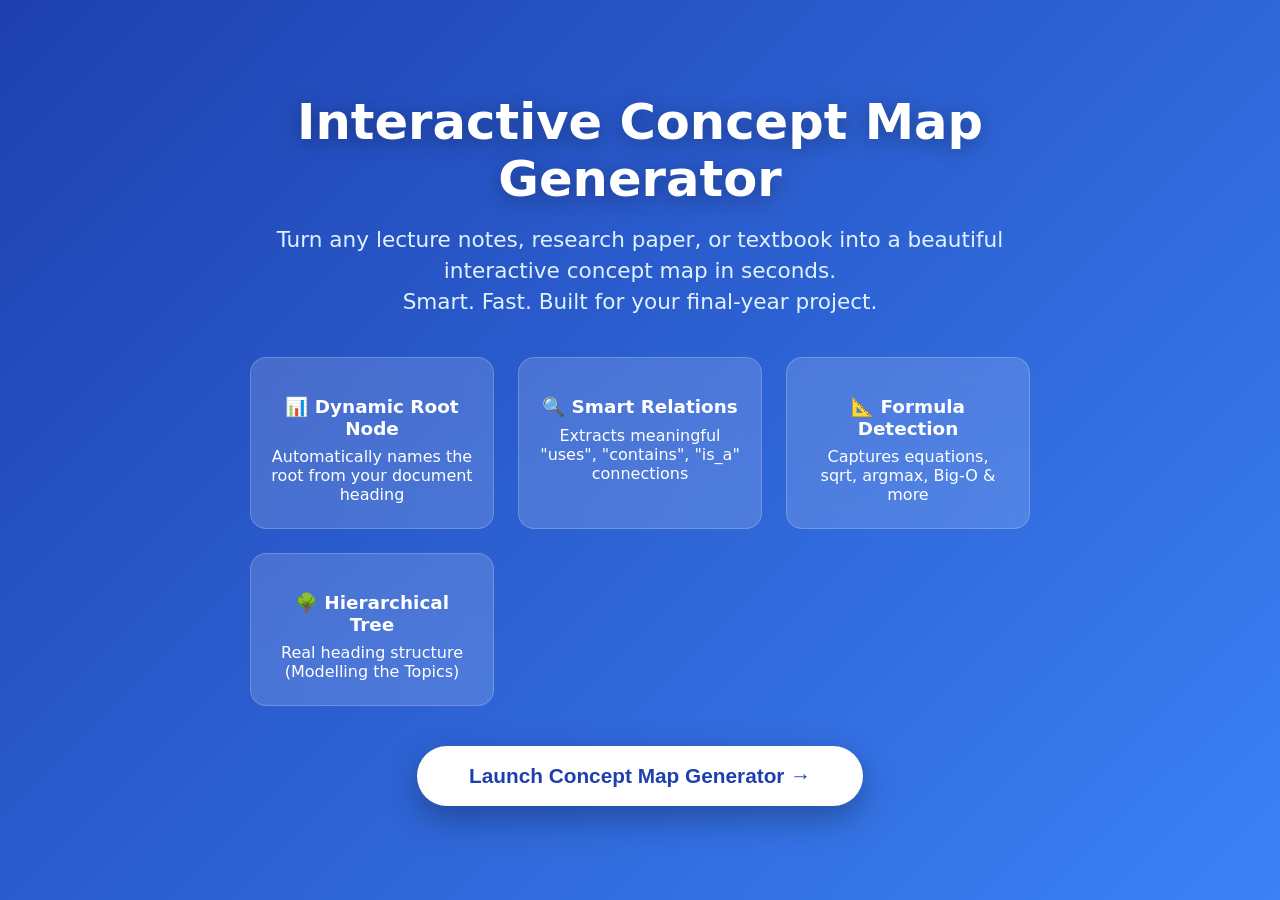
<file: frontend/index.html>
<!DOCTYPE html>
<html lang="en">
<head>
  <meta charset="UTF-8" />
  <meta name="viewport" content="width=device-width, initial-scale=1.0" />
  <title>CS-CME – Interactive Concept Map Generator</title>
  <link rel="stylesheet" href="styles.css" />
  <script src="https://d3js.org/d3.v7.min.js"></script>
</head>
<body class="light-theme">

 <!-- ====================== ADVANCED HERO PAGE ====================== -->
<div id="hero" class="hero">
  <div class="hero-content">
    <h1>Interactive Concept Map Generator</h1>
    <p class="hero-subtitle">
      Turn any lecture notes, research paper, or textbook into a beautiful interactive concept map in seconds.<br>
      Smart. Fast. Built for your final-year project.
    </p>

    <div class="features">
      <div class="feature-card">
        <h4>📊 Dynamic Root Node</h4>
        <p>Automatically names the root from your document heading</p>
      </div>
      <div class="feature-card">
        <h4>🔍 Smart Relations</h4>
        <p>Extracts meaningful "uses", "contains", "is_a" connections</p>
      </div>
      <div class="feature-card">
        <h4>📐 Formula Detection</h4>
        <p>Captures equations, sqrt, argmax, Big-O & more</p>
      </div>
      <div class="feature-card">
        <h4>🌳 Hierarchical Tree</h4>
        <p>Real heading structure (Modelling the Topics)</p>
      </div>
    </div>

    <button id="btn-launch" class="btn-launch">
      Launch Concept Map Generator →
    </button>
  </div>
</div>
  <!-- ====================== ORIGINAL APP (hidden at start) ====================== -->
  <header id="app-header" style="display: none;">
    <h1>Interactive Concept Map Generator</h1>
    <p class="subtitle">Powered by CS-CME (Context-Sensitive Concept Map Extraction Engine)</p>
    <div class="header-controls">
      <button id="btn-theme" title="Toggle dark / light theme">&#9789; Theme</button>
    </div>
  </header>

  <div id="app-container" style="display: none;">
    <!-- LEFT PANEL – Input -->
    <aside id="input-panel">
      <h2>Input</h2>

      <!-- Tabs: Text | File -->
      <div class="tab-bar">
        <button class="tab active" data-tab="text-tab">Paste Text</button>
        <button class="tab" data-tab="file-tab">Upload File</button>
      </div>

      <div id="text-tab" class="tab-content active">
        <textarea id="input-text" placeholder="Paste your lecture notes, article, or textbook content here…" rows="14"></textarea>
        <p class="hint">Max 15 000 characters / 2 000 words</p>
      </div>

      <div id="file-tab" class="tab-content">
        <label class="file-upload-label" for="input-file">
          <span>Choose .txt or .pdf file</span>
          <input type="file" id="input-file" accept=".txt,.pdf" />
        </label>
        <p id="file-name" class="hint">No file selected</p>
        <p class="hint">Max 10 PDF pages</p>
      </div>

      <button id="btn-generate" class="primary-btn">Generate Concept Map</button>
      <div id="status-bar" class="hidden"></div>

      <!-- Warnings -->
      <div id="warnings" class="hidden"></div>

      <!-- Stats -->
      <div id="stats" class="hidden"></div>

      <!-- Controls -->
      <div id="controls" class="hidden">
        <h3>Controls</h3>
        <label><input type="checkbox" id="chk-physics" checked /> Physics simulation</label>
        <label>
          <span>Search:&nbsp;</span>
          <input type="text" id="search-input" placeholder="Search concept…" />
        </label>
        <div class="btn-row">
          <button id="btn-export-json" class="small-btn">Export JSON</button>
          <button id="btn-export-png" class="small-btn">Export PNG</button>
        </div>
      </div>
    </aside>

    <!-- CENTRE – Visualisation -->
    <main id="vis-container">
      <svg id="graph-svg"></svg>
      <!-- Mini-map -->
      <!-- <div id="minimap-container">
        <canvas id="minimap-canvas" width="180" height="130"></canvas>
        <div id="minimap-viewport"></div>
      </div> -->
      <div id="empty-state">
        <p>Your interactive concept map will appear here.</p>
      </div>
    </main>

    <!-- RIGHT PANEL – Description -->
    <aside id="detail-panel" class="hidden">
      <button id="btn-close-detail">&times;</button>
      <h2 id="detail-title">Concept</h2>
      <div id="detail-cluster" class="badge"></div>
      <div id="detail-freq"></div>
      <h3>Description</h3>
      <ul id="detail-descriptions"></ul>
      <h3>Formulas</h3>
      <ul id="detail-formulas"></ul>
      <h3>Relations</h3>
      <ul id="detail-relations"></ul>
    </aside>
  </div>

  <!-- Tooltip -->
  <div id="tooltip" class="hidden"></div>

  <script src="script.js"></script>
</body>
</html>
</file>
<file: frontend/styles.css>
/* ================================================================
   CS-CME  –  Interactive Concept Map Generator
   Styles  (dark / light theme support)
   ================================================================ */

/* ---------- Reset & base ---------- */
*, *::before, *::after { box-sizing: border-box; margin: 0; padding: 0; }
html, body { height: 100%; font-family: 'Segoe UI', system-ui, -apple-system, sans-serif; }

/* ---------- CSS Variables ---------- */
:root {
  --bg: #f4f6f9;
  --panel-bg: #ffffff;
  --text: #1e293b;
  --text-muted: #64748b;
  --border: #e2e8f0;
  --accent: #3b82f6;
  --accent-hover: #2563eb;
  --danger: #ef4444;
  --success: #22c55e;
  --warning: #f59e0b;
  --node-default: #3b82f6;
  --node-root: #8b5cf6;
  --edge-color: #94a3b8;
  --tooltip-bg: #1e293b;
  --tooltip-text: #f8fafc;
  --shadow: 0 1px 3px rgba(0,0,0,.08);
  --radius: 8px;
}

.dark-theme {
  --bg: #0f172a;
  --panel-bg: #1e293b;
  --text: #f1f5f9;
  --text-muted: #94a3b8;
  --border: #334155;
  --accent: #60a5fa;
  --accent-hover: #3b82f6;
  --node-default: #60a5fa;
  --node-root: #a78bfa;
  --edge-color: #475569;
  --tooltip-bg: #f8fafc;
  --tooltip-text: #0f172a;
  --shadow: 0 1px 4px rgba(0,0,0,.3);
}

body { background: var(--bg); color: var(--text); transition: background .3s, color .3s; }

/* ---------- Header ---------- */
#app-header {
  display: flex; align-items: center; gap: 16px;
  padding: 12px 24px; background: var(--panel-bg);
  border-bottom: 1px solid var(--border); box-shadow: var(--shadow);
}
#app-header h1 { font-size: 1.15rem; white-space: nowrap; }
.subtitle { font-size: .8rem; color: var(--text-muted); }
.header-controls { margin-left: auto; display: flex; gap: 8px; }
.header-controls button {
  background: var(--bg); border: 1px solid var(--border); border-radius: var(--radius);
  padding: 5px 12px; cursor: pointer; font-size: .82rem; color: var(--text);
}
.header-controls button:hover { border-color: var(--accent); color: var(--accent); }

/* ---------- Layout ---------- */
#app-container {
  display: flex; height: calc(100vh - 56px); overflow: hidden;
}

/* ---------- Panels ---------- */
#input-panel, #detail-panel {
  width: 300px; min-width: 250px;
  background: var(--panel-bg); border-right: 1px solid var(--border);
  padding: 16px; overflow-y: auto; box-shadow: var(--shadow);
  flex-shrink: 0;
}
#detail-panel {
  border-right: none; border-left: 1px solid var(--border);
  position: relative;
}
#detail-panel.hidden { display: none; }

#btn-close-detail {
  position: absolute; top: 8px; right: 12px;
  background: none; border: none; font-size: 1.4rem; cursor: pointer;
  color: var(--text-muted);
}
#btn-close-detail:hover { color: var(--danger); }

h2 { font-size: 1rem; margin-bottom: 10px; }
h3 { font-size: .88rem; margin: 12px 0 6px; color: var(--text-muted); }

/* Tabs */
.tab-bar { display: flex; gap: 4px; margin-bottom: 10px; }
.tab {
  flex: 1; padding: 6px 0; text-align: center; font-size: .82rem;
  border: 1px solid var(--border); border-radius: var(--radius);
  background: var(--bg); cursor: pointer; color: var(--text);
}
.tab.active { background: var(--accent); color: #fff; border-color: var(--accent); }
.tab-content { display: none; }
.tab-content.active { display: block; }

/* Textarea & inputs */
textarea, input[type="text"] {
  width: 100%; padding: 8px 10px; border: 1px solid var(--border);
  border-radius: var(--radius); font-size: .85rem; resize: vertical;
  background: var(--bg); color: var(--text);
}
textarea:focus, input[type="text"]:focus { outline: none; border-color: var(--accent); }
.hint { font-size: .75rem; color: var(--text-muted); margin-top: 4px; }

/* File upload */
.file-upload-label {
  display: block; padding: 24px; text-align: center;
  border: 2px dashed var(--border); border-radius: var(--radius);
  cursor: pointer; font-size: .85rem; color: var(--text-muted);
  transition: border-color .2s;
}
.file-upload-label:hover { border-color: var(--accent); }
.file-upload-label input { display: none; }

/* Buttons */
.primary-btn {
  display: block; width: 100%; margin-top: 12px; padding: 10px;
  background: var(--accent); color: #fff; border: none;
  border-radius: var(--radius); font-size: .9rem; cursor: pointer;
  font-weight: 600; transition: background .2s;
}
.primary-btn:hover { background: var(--accent-hover); }
.primary-btn:disabled { opacity: .5; cursor: not-allowed; }

.small-btn {
  padding: 5px 12px; font-size: .78rem; border: 1px solid var(--border);
  border-radius: var(--radius); background: var(--bg); cursor: pointer;
  color: var(--text);
}
.small-btn:hover { border-color: var(--accent); color: var(--accent); }
.btn-row { display: flex; gap: 6px; margin-top: 8px; }

/* Controls */
#controls { margin-top: 16px; }
#controls label { display: block; font-size: .82rem; margin-bottom: 6px; cursor: pointer; }
#search-input { margin-top: 2px; }

/* Status & warnings */
#status-bar {
  margin-top: 10px; padding: 8px 10px; border-radius: var(--radius);
  font-size: .82rem; background: var(--bg);
}
#status-bar.error { background: #fef2f2; color: var(--danger); }
#status-bar.success { background: #f0fdf4; color: var(--success); }
.dark-theme #status-bar.error { background: #3b1111; }
.dark-theme #status-bar.success { background: #0b3d1e; }
.hidden { display: none !important; }

#warnings { margin-top: 8px; font-size: .78rem; color: var(--warning); }
#stats {
  margin-top: 10px; font-size: .78rem; color: var(--text-muted);
  line-height: 1.6;
}

/* ---------- Visualization ---------- */
#vis-container {
  flex: 1; position: relative; overflow: hidden; background: var(--bg);
}
#graph-svg { width: 100%; height: 100%; }

#empty-state {
  position: absolute; inset: 0; display: flex; align-items: center;
  justify-content: center; pointer-events: none;
}
#empty-state p { font-size: 1rem; color: var(--text-muted); }

/* SVG styles */
.link { stroke: var(--edge-color); stroke-width: 1.4; fill: none; }
.link-label { font-size: 9px; fill: var(--text-muted); pointer-events: none; }
.node-circle { cursor: pointer; stroke: #fff; stroke-width: 1.5; }
.node-label {
  font-size: 10px; fill: var(--text); pointer-events: none;
  text-anchor: middle; dominant-baseline: central;
}
.node-highlight .node-circle { stroke: var(--warning); stroke-width: 3; }
.arrow-head { fill: var(--edge-color); }

/* ---------- Tooltip ---------- */
#tooltip {
  position: fixed; padding: 8px 12px; border-radius: 6px;
  background: var(--tooltip-bg); color: var(--tooltip-text);
  font-size: .78rem; pointer-events: none; max-width: 280px;
  box-shadow: 0 4px 12px rgba(0,0,0,.15); z-index: 1000;
  line-height: 1.45;
}

/* ---------- Detail panel lists ---------- */
#detail-descriptions li, #detail-formulas li, #detail-relations li {
  font-size: .8rem; margin-bottom: 6px; line-height: 1.5;
  list-style: disc inside; color: var(--text);
}
.badge {
  display: inline-block; padding: 2px 10px; border-radius: 20px;
  font-size: .72rem; font-weight: 600; margin-bottom: 8px;
}

/* ---------- Mini-map ---------- */
/* #minimap-container {
  position: absolute; bottom: 12px; right: 12px;
  width: 184px; height: 134px;
  border: 1px solid var(--border); border-radius: var(--radius);
  background: var(--panel-bg); box-shadow: var(--shadow);
  overflow: hidden;
}
#minimap-canvas { display: block; }
#minimap-viewport {
  position: absolute; border: 2px solid var(--accent);
  border-radius: 2px; pointer-events: none;
} */

/* ---------- Responsive ---------- */
@media (max-width: 900px) {
  #app-container { flex-direction: column; }
  #input-panel, #detail-panel { width: 100%; max-height: 40vh; border: none; border-bottom: 1px solid var(--border); }
  #vis-container { min-height: 50vh; }
  #minimap-container { display: none; }
}
/* ====================== ADVANCED HERO PAGE (Long Title Fixed) ====================== */
.hero {
  position: fixed;
  inset: 0;
  background: linear-gradient(135deg, #1e40af, #3b82f6);
  display: flex;
  align-items: center;
  justify-content: center;
  z-index: 100;
  overflow: hidden;
}

.hero::before {
  content: '';
  position: absolute;
  inset: 0;
  background: url('data:image/svg+xml,%3Csvg xmlns=%27http://www.w3.org/2000/svg%27 viewBox=%270 0 1000 1000%27%3E%3Ccircle cx=%27500%27 cy=%27500%27 r=%27150%27 fill=%27none%27 stroke=%27%23ffffff%27 stroke-opacity=%270.08%27 stroke-width=%2720%27/%3E%3C/svg%27') center/cover;
  animation: pulse 15s infinite ease-in-out;
}

@keyframes pulse {
  0%, 100% { opacity: 0.6; }
  50% { opacity: 1; }
}

.hero-content {
  text-align: center;
  max-width: 820px;
  padding: 40px 20px;
  animation: fadeUp 1s ease forwards;
}

.hero-content h1 {
  font-size: 3.1rem;           /* smaller than before so it fits nicely */
  font-weight: 800;
  color: white;
  line-height: 1.15;
  margin-bottom: 16px;
  text-shadow: 0 4px 20px rgba(0,0,0,0.3);
}

.hero-subtitle {
  font-size: 1.35rem;
  color: #e0f2fe;
  margin-bottom: 40px;
  line-height: 1.45;
}

.features {
  display: grid;
  grid-template-columns: repeat(auto-fit, minmax(240px, 1fr));
  gap: 24px;
  margin: 40px 0;
}

.feature-card {
  background: rgba(255,255,255,0.15);
  backdrop-filter: blur(12px);
  border-radius: 16px;
  padding: 24px 20px;
  color: white;
  transition: all 0.3s ease;
  border: 1px solid rgba(255,255,255,0.2);
}

.feature-card:hover {
  transform: translateY(-10px);
  background: rgba(255,255,255,0.25);
}

.feature-card h4 {
  font-size: 1.15rem;
  margin: 14px 0 8px;
}

.btn-launch {
  font-size: 1.3rem;
  padding: 18px 52px;
  background: white;
  color: #1e40af;
  border: none;
  border-radius: 50px;
  font-weight: 700;
  box-shadow: 0 12px 35px rgba(0,0,0,0.3);
  transition: all 0.3s ease;
}

.btn-launch:hover {
  transform: scale(1.08);
  box-shadow: 0 18px 45px rgba(0,0,0,0.4);
}

@keyframes fadeUp {
  from { opacity: 0; transform: translateY(50px); }
  to { opacity: 1; transform: translateY(0); }
}
</file>
